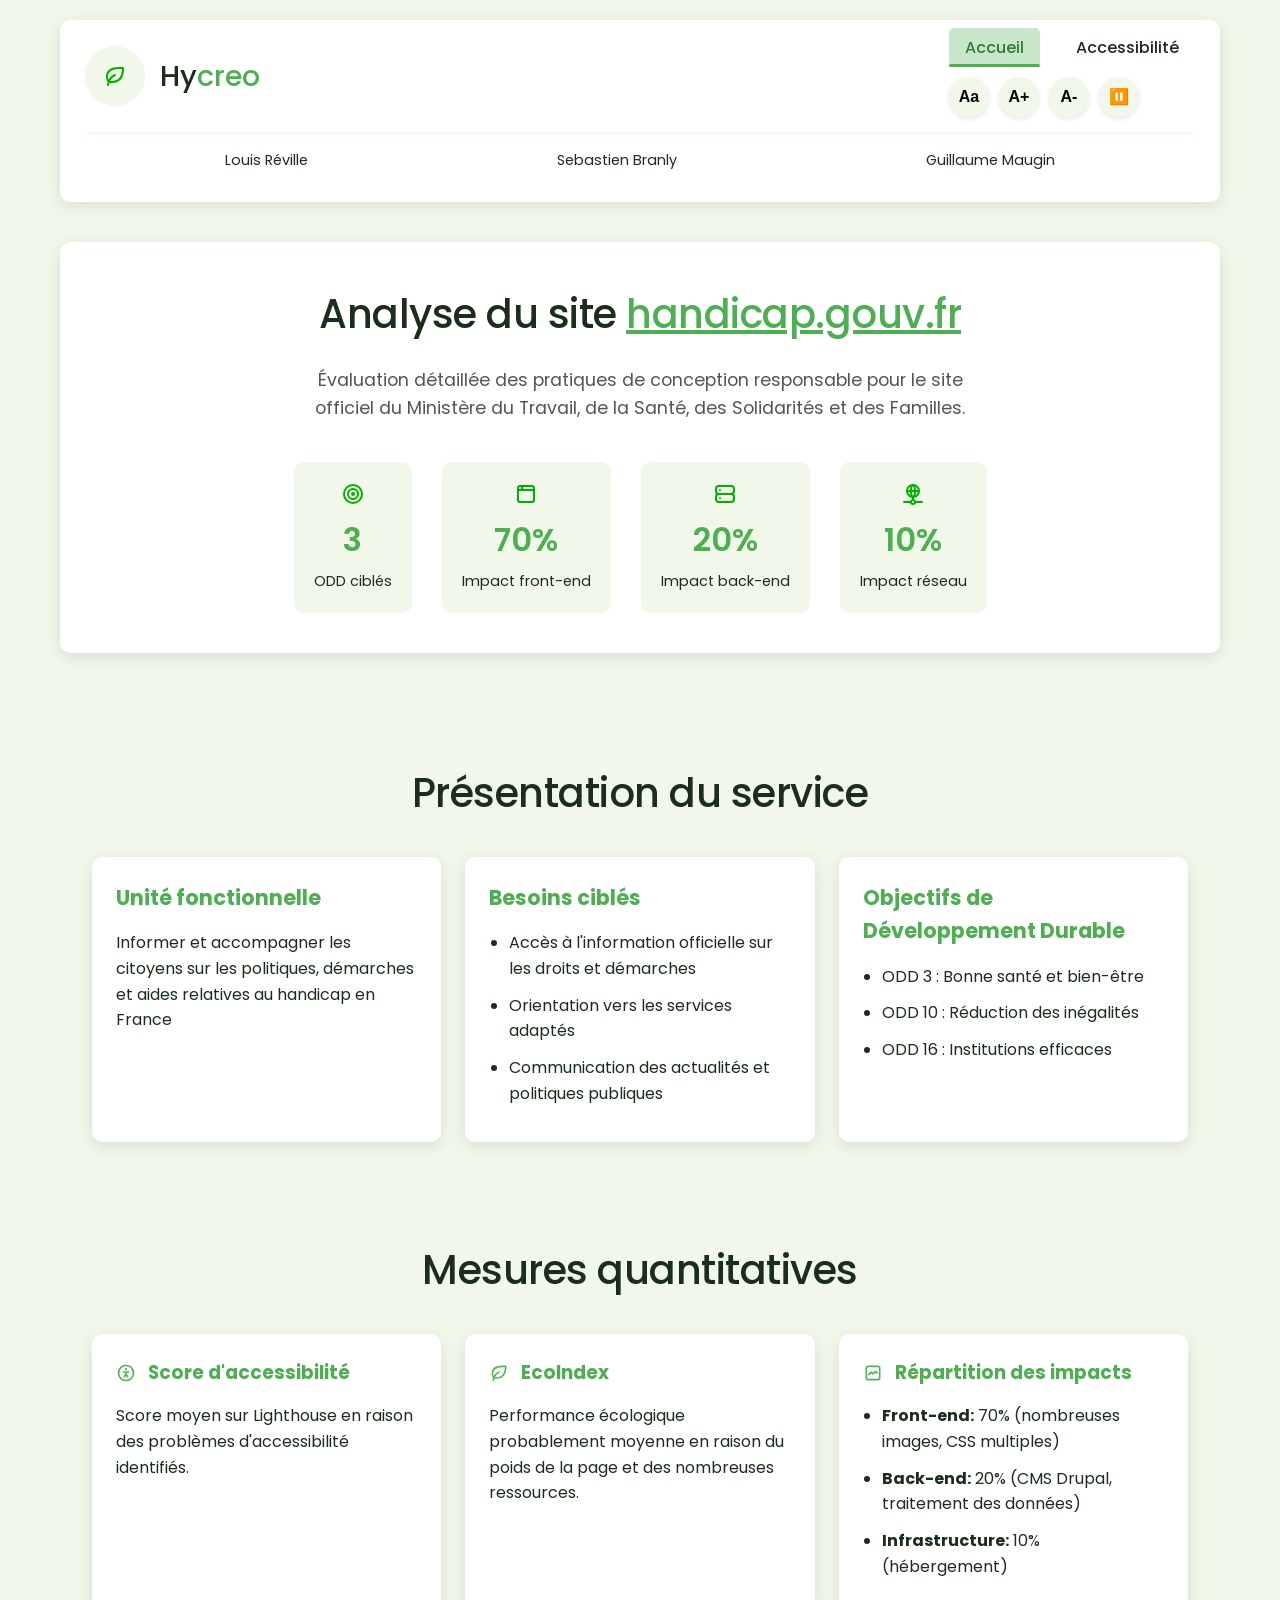
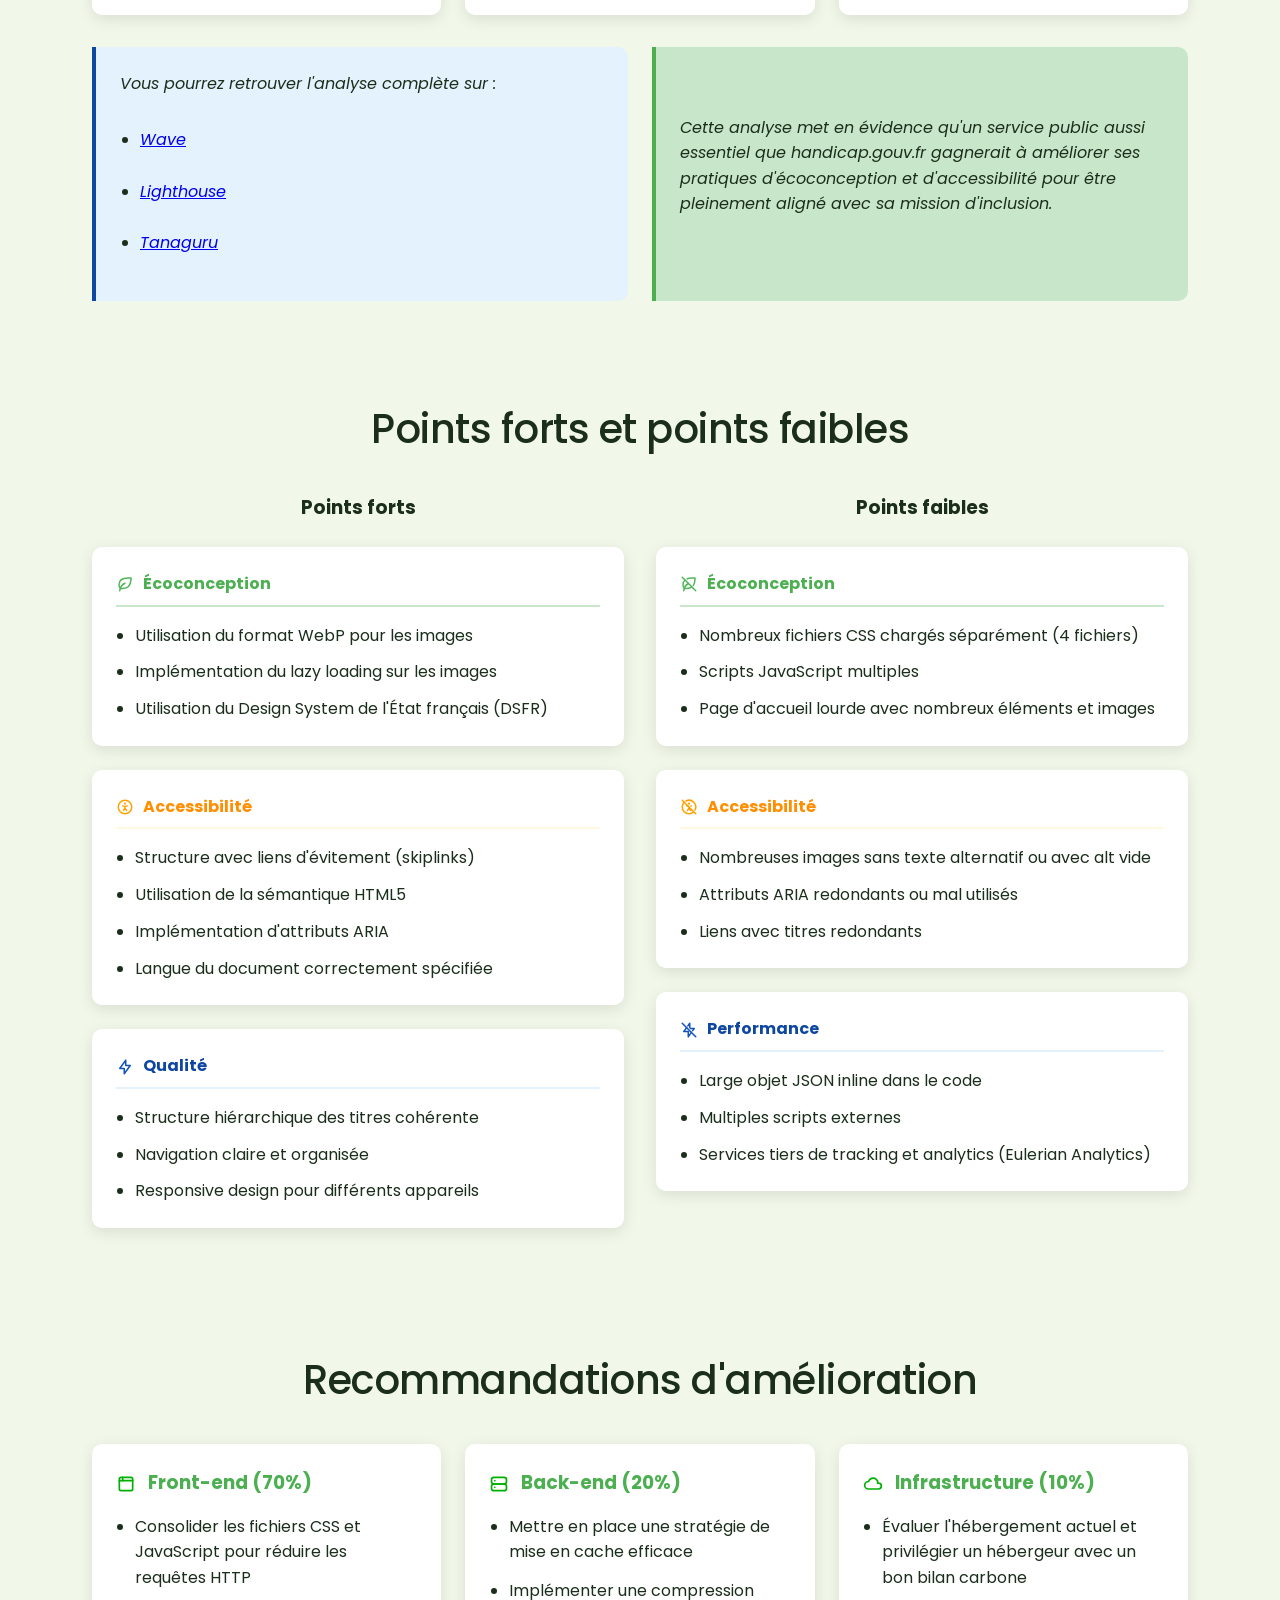
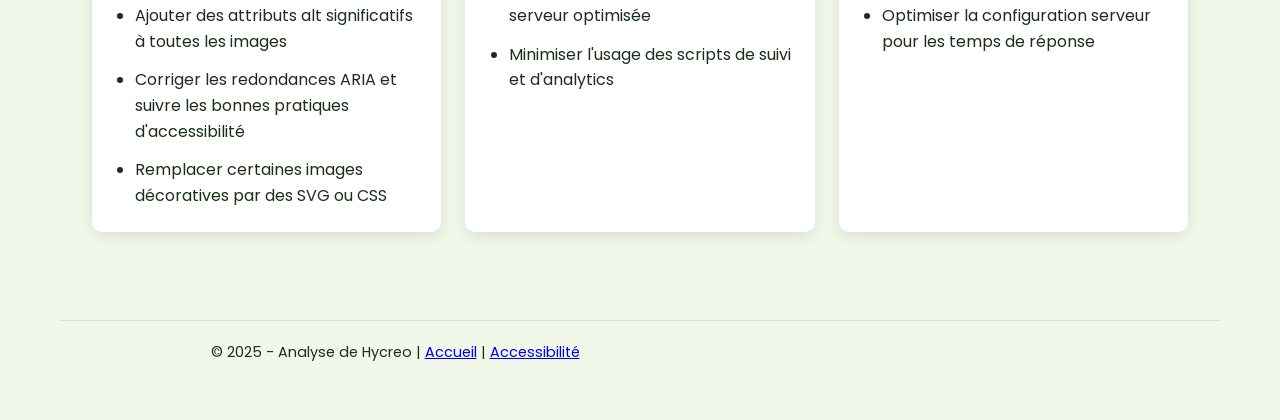
<file: index.html>
<!DOCTYPE html>
<html lang="fr">
  <head>
    <meta charset="UTF-8" />
    <meta name="viewport" content="width=device-width, initial-scale=1.0" />
    <meta name="language" content="fr" />
    <meta
      name="author"
      content="Louis Réville, Sebastien Branly, Guillaume Maugin"
    />
    <meta
      name="keywords"
      content="écoconception, accessibilité, handicap, analyse"
    />
    <meta name="robots" content="index, follow" />
    <title>Analyse handicap.gouv.fr - Conception Responsable</title>
    <link rel="stylesheet" href="css/style.css" />
    <link
      href="https://fonts.googleapis.com/css2?family=Poppins:wght@300;400;500;600&display=swap"
      rel="stylesheet"
    />
    <meta
      name="description"
      content="Analyse détaillée des pratiques de conception responsable pour le site handicap.gouv.fr"
    />
    <link rel="icon" href="images/leaf.svg" type="image/SVG" />
  </head>
  <body>
    <!-- Liens d'évitement -->
    <nav class="skip-links" aria-label="Liens d'évitement">
      <a href="#main-content" class="skip-link">Aller au contenu principal</a>
      <a href="#footer" class="skip-link">Aller au pied de page</a>
    </nav>

    <header role="banner">
      <div class="navbar">
        <div class="logo-title">
          <div class="logo">
            <img
              src="images/leaf.svg"
              alt="Logo représentant une feuille verte symbolisant l'éco-conception"
              id="logo-pourri"
            />
          </div>
          <h1>Hy<span class="highlight">creo</span></h1>
        </div>

        <div class="nav-accessibility-wrapper">
          <nav class="main-nav" aria-label="Navigation principale">
            <ul>
              <li><a href="/" aria-current="page">Accueil</a></li>
              <li><a href="accessibility.html">Accessibilité</a></li>
            </ul>
          </nav>

          <div
            class="accessibility-controls"
            aria-label="Outils d'accessibilité"
          >
            <button
              id="contrast-toggle"
              class="a11y-button"
              aria-label="Basculer en mode contraste élevé"
              title="Contraste élevé"
            >
              <span class="icon">Aa</span>
            </button>
            <button
              id="font-increase"
              class="a11y-button"
              aria-label="Augmenter la taille du texte"
              title="Augmenter le texte"
            >
              <span class="icon">A+</span>
            </button>
            <button
              id="font-decrease"
              class="a11y-button"
              aria-label="Diminuer la taille du texte"
              title="Diminuer le texte"
            >
              <span class="icon">A-</span>
            </button>
            <button
              id="animations-toggle"
              class="a11y-button"
              aria-label="Désactiver les animations"
              title="Désactiver les animations"
            >
              <span class="icon">⏸️</span>
            </button>
          </div>
        </div>

        <div class="team-members" aria-label="Équipe du projet">
          <p>Louis Réville</p>
          <p>Sebastien Branly</p>
          <p>Guillaume Maugin</p>
        </div>
      </div>
    </header>

    <main id="main-content" tabindex="-1">
      <section class="hero" aria-labelledby="main-title">
        <h2 id="main-title">
          Analyse du site
          <a class="highlight" href="https://handicap.gouv.fr" target="_blank"
            >handicap.gouv.fr</a
          >
        </h2>
        <p>
          Évaluation détaillée des pratiques de conception responsable pour le
          site officiel du Ministère du Travail, de la Santé, des Solidarités et
          des Familles.
        </p>
        <div class="eco-indicators" role="group" aria-label="Indicateurs clés">
          <div class="indicator">
            <img
              src="images/target.svg"
              alt=""
              class="indicator-icon"
              aria-hidden="true"
            />
            <span class="number">3</span>
            <span class="label" id="odd-indicator">ODD ciblés</span>
          </div>
          <div class="indicator">
            <img
              src="images/browser.svg"
              alt=""
              class="indicator-icon"
              aria-hidden="true"
            />
            <span class="number">70%</span>
            <span class="label" id="front-indicator">Impact front-end</span>
          </div>
          <div class="indicator">
            <img
              src="images/server.svg"
              alt=""
              class="indicator-icon"
              aria-hidden="true"
            />
            <span class="number">20%</span>
            <span class="label" id="back-indicator">Impact back-end</span>
          </div>
          <div class="indicator">
            <img
              src="images/network.svg"
              alt=""
              class="indicator-icon"
              aria-hidden="true"
            />
            <span class="number">10%</span>
            <span class="label" id="back-indicator">Impact réseau</span>
          </div>
        </div>
      </section>

      <section class="presentation" aria-labelledby="presentation-title">
        <h2 id="presentation-title">Présentation du service</h2>
        <div class="service-info">
          <div class="info-card">
            <h3 id="unite-title">Unité fonctionnelle</h3>
            <p>
              Informer et accompagner les citoyens sur les politiques, démarches
              et aides relatives au handicap en France
            </p>
          </div>
          <div class="info-card">
            <h3 id="besoins-title">Besoins ciblés</h3>
            <ul aria-labelledby="besoins-title">
              <li>
                Accès à l'information officielle sur les droits et démarches
              </li>
              <li>Orientation vers les services adaptés</li>
              <li>Communication des actualités et politiques publiques</li>
            </ul>
          </div>
          <div class="info-card">
            <h3 id="odd-title">Objectifs de Développement Durable</h3>
            <ul aria-labelledby="odd-title">
              <li>ODD 3 : Bonne santé et bien-être</li>
              <li>ODD 10 : Réduction des inégalités</li>
              <li>ODD 16 : Institutions efficaces</li>
            </ul>
          </div>
        </div>
      </section>

      <section class="metrics" aria-labelledby="metrics-title">
        <h2 id="metrics-title">Mesures quantitatives</h2>
        <div class="metrics-container">
          <div class="metric-card">
            <h3 id="access-score">
              <img
                src="images/accessible.svg"
                alt=""
                class="metric-icon"
                aria-hidden="true"
              />
              Score d'accessibilité
            </h3>
            <p>
              Score moyen sur Lighthouse en raison des problèmes d'accessibilité
              identifiés.
            </p>
          </div>
          <div class="metric-card">
            <h3 id="eco-score">
              <img
                src="images/leaf.svg"
                alt=""
                class="metric-icon"
                aria-hidden="true"
              />
              EcoIndex
            </h3>
            <p>
              Performance écologique probablement moyenne en raison du poids de
              la page et des nombreuses ressources.
            </p>
          </div>
          <div class="metric-card">
            <h3 id="impact-repartition">
              <img
                src="images/chart.svg"
                alt=""
                class="metric-icon"
                aria-hidden="true"
              />
              Répartition des impacts
            </h3>
            <ul>
              <li>
                <strong>Front-end:</strong> 70% (nombreuses images, CSS
                multiples)
              </li>
              <li>
                <strong>Back-end:</strong> 20% (CMS Drupal, traitement des
                données)
              </li>
              <li><strong>Infrastructure:</strong> 10% (hébergement)</li>
            </ul>
          </div>
        </div>
        <div class="conclusion-wrapper">
          <div class="pre conclusion">
            <p>Vous pourrez retrouver l'analyse complète sur :</p>
            <ul>
              <li>
                <a
                  href="https://wave.webaim.org/report#/https://handicap.gouv.fr/"
                  target="_blank"
                  rel="noopener noreferrer"
                  aria-label="Analyse Wave du site handicap.gouv.fr (nouvelle fenêtre)"
                  >Wave<span class="visually-hidden">
                    (s'ouvre dans une nouvelle fenêtre)</span
                  ></a
                >
              </li>
              <li>
                <a
                  href="https://lighthouse-metrics.com/lighthouse/checks/69e1fe50-e859-4061-9bb8-6bab44c58bea"
                  target="_blank"
                  rel="noopener noreferrer"
                  aria-label="Rapport Lighthouse du site handicap.gouv.fr (nouvelle fenêtre)"
                  >Lighthouse<span class="visually-hidden">
                    (s'ouvre dans une nouvelle fenêtre)</span
                  ></a
                >
              </li>
              <li>
                <a
                  href="https://my.tanaguru.com/#/audits/8428/pages/5570"
                  target="_blank"
                  rel="noopener noreferrer"
                  aria-label="Audit Tanaguru du site handicap.gouv.fr (nouvelle fenêtre)"
                  >Tanaguru<span class="visually-hidden">
                    (s'ouvre dans une nouvelle fenêtre)</span
                  ></a
                >
              </li>
            </ul>
          </div>
          <div class="conclusion">
            <p>
              Cette analyse met en évidence qu'un service public aussi essentiel
              que handicap.gouv.fr gagnerait à améliorer ses pratiques
              d'écoconception et d'accessibilité pour être pleinement aligné
              avec sa mission d'inclusion.
            </p>
          </div>
        </div>
      </section>
      <section class="analysis" aria-labelledby="analysis-title">
        <h2 id="analysis-title">Points forts et points faibles</h2>
        <div class="columns-container">
          <div class="column">
            <h3 id="points-forts">Points forts</h3>
            <div class="category">
              <h4 id="eco-forts" class="eco">
                <img
                  src="images/leaf.svg"
                  alt=""
                  class="category-icon eco-icon"
                  aria-hidden="true"
                />
                Écoconception
              </h4>
              <ul aria-labelledby="eco-forts">
                <li>Utilisation du format WebP pour les images</li>
                <li>Implémentation du lazy loading sur les images</li>
                <li>Utilisation du Design System de l'État français (DSFR)</li>
              </ul>
            </div>
            <div class="category">
              <h4 id="access-forts" class="access">
                <img
                  src="images/accessible.svg"
                  alt=""
                  class="category-icon access-icon"
                  aria-hidden="true"
                />
                Accessibilité
              </h4>
              <ul aria-labelledby="access-forts">
                <li>Structure avec liens d'évitement (skiplinks)</li>
                <li>Utilisation de la sémantique HTML5</li>
                <li>Implémentation d'attributs ARIA</li>
                <li>Langue du document correctement spécifiée</li>
              </ul>
            </div>
            <div class="category">
              <h4 id="qualite-forts" class="perf">
                <img
                  src="images/bolt.svg"
                  alt=""
                  class="category-icon perf-icon"
                  aria-hidden="true"
                />
                Qualité
              </h4>
              <ul aria-labelledby="qualite-forts">
                <li>Structure hiérarchique des titres cohérente</li>
                <li>Navigation claire et organisée</li>
                <li>Responsive design pour différents appareils</li>
              </ul>
            </div>
          </div>
          <div class="column">
            <h3 id="points-faibles">Points faibles</h3>
            <div class="category">
              <h4 id="eco-faibles" class="eco">
                <img
                  src="images/leaf-off.svg"
                  alt=""
                  class="category-icon eco-icon"
                  aria-hidden="true"
                />
                Écoconception
              </h4>
              <ul aria-labelledby="eco-faibles">
                <li>Nombreux fichiers CSS chargés séparément (4 fichiers)</li>
                <li>Scripts JavaScript multiples</li>
                <li>Page d'accueil lourde avec nombreux éléments et images</li>
              </ul>
            </div>
            <div class="category">
              <h4 id="access-faibles" class="access">
                <img
                  src="images/accessible-off.svg"
                  alt=""
                  class="category-icon access-icon"
                  aria-hidden="true"
                />
                Accessibilité
              </h4>
              <ul aria-labelledby="access-faibles">
                <li>
                  Nombreuses images sans texte alternatif ou avec alt vide
                </li>
                <li>Attributs ARIA redondants ou mal utilisés</li>
                <li>Liens avec titres redondants</li>
              </ul>
            </div>
            <div class="category">
              <h4 id="perf-faibles" class="perf">
                <img
                  src="images/bolt-off.svg"
                  alt=""
                  class="category-icon perf-icon"
                  aria-hidden="true"
                />
                Performance
              </h4>
              <ul aria-labelledby="perf-faibles">
                <li>Large objet JSON inline dans le code</li>
                <li>Multiples scripts externes</li>
                <li>
                  Services tiers de tracking et analytics (Eulerian Analytics)
                </li>
              </ul>
            </div>
          </div>
        </div>
      </section>

      <section class="recommendations" aria-labelledby="recomm-title">
        <h2 id="recomm-title">Recommandations d'amélioration</h2>
        <div class="recommendations-container">
          <div class="recommendation-card">
            <h3 id="front-title">
              <img
                src="images/browser.svg"
                alt=""
                class="recommendation-icon"
                aria-hidden="true"
              />
              Front-end (70%)
            </h3>
            <ul aria-labelledby="front-title">
              <li>
                Consolider les fichiers CSS et JavaScript pour réduire les
                requêtes HTTP
              </li>
              <li>
                Ajouter des attributs alt significatifs à toutes les images
              </li>
              <li>
                Corriger les redondances ARIA et suivre les bonnes pratiques
                d'accessibilité
              </li>
              <li>Remplacer certaines images décoratives par des SVG ou CSS</li>
            </ul>
          </div>
          <div class="recommendation-card">
            <h3 id="back-title">
              <img
                src="images/server.svg"
                alt=""
                class="recommendation-icon"
                aria-hidden="true"
              />
              Back-end (20%)
            </h3>
            <ul aria-labelledby="back-title">
              <li>Mettre en place une stratégie de mise en cache efficace</li>
              <li>Implémenter une compression serveur optimisée</li>
              <li>Minimiser l'usage des scripts de suivi et d'analytics</li>
            </ul>
          </div>
          <div class="recommendation-card">
            <h3 id="infra-title">
              <img
                src="images/cloud.svg"
                alt=""
                class="recommendation-icon"
                aria-hidden="true"
              />
              Infrastructure (10%)
            </h3>
            <ul aria-labelledby="infra-title">
              <li>
                Évaluer l'hébergement actuel et privilégier un hébergeur avec un
                bon bilan carbone
              </li>
              <li>
                Optimiser la configuration serveur pour les temps de réponse
              </li>
            </ul>
          </div>
        </div>
      </section>
    </main>

    <footer id="footer" role="contentinfo">
      <p>
        &copy; 2025 - Analyse de Hycreo |
        <a href="index.html" aria-current="page">Accueil</a> |
        <a href="accessibility.html">Accessibilité</a>
      </p>
    </footer>

    <script src="js/script.js"></script>
  </body>
</html>
</file>
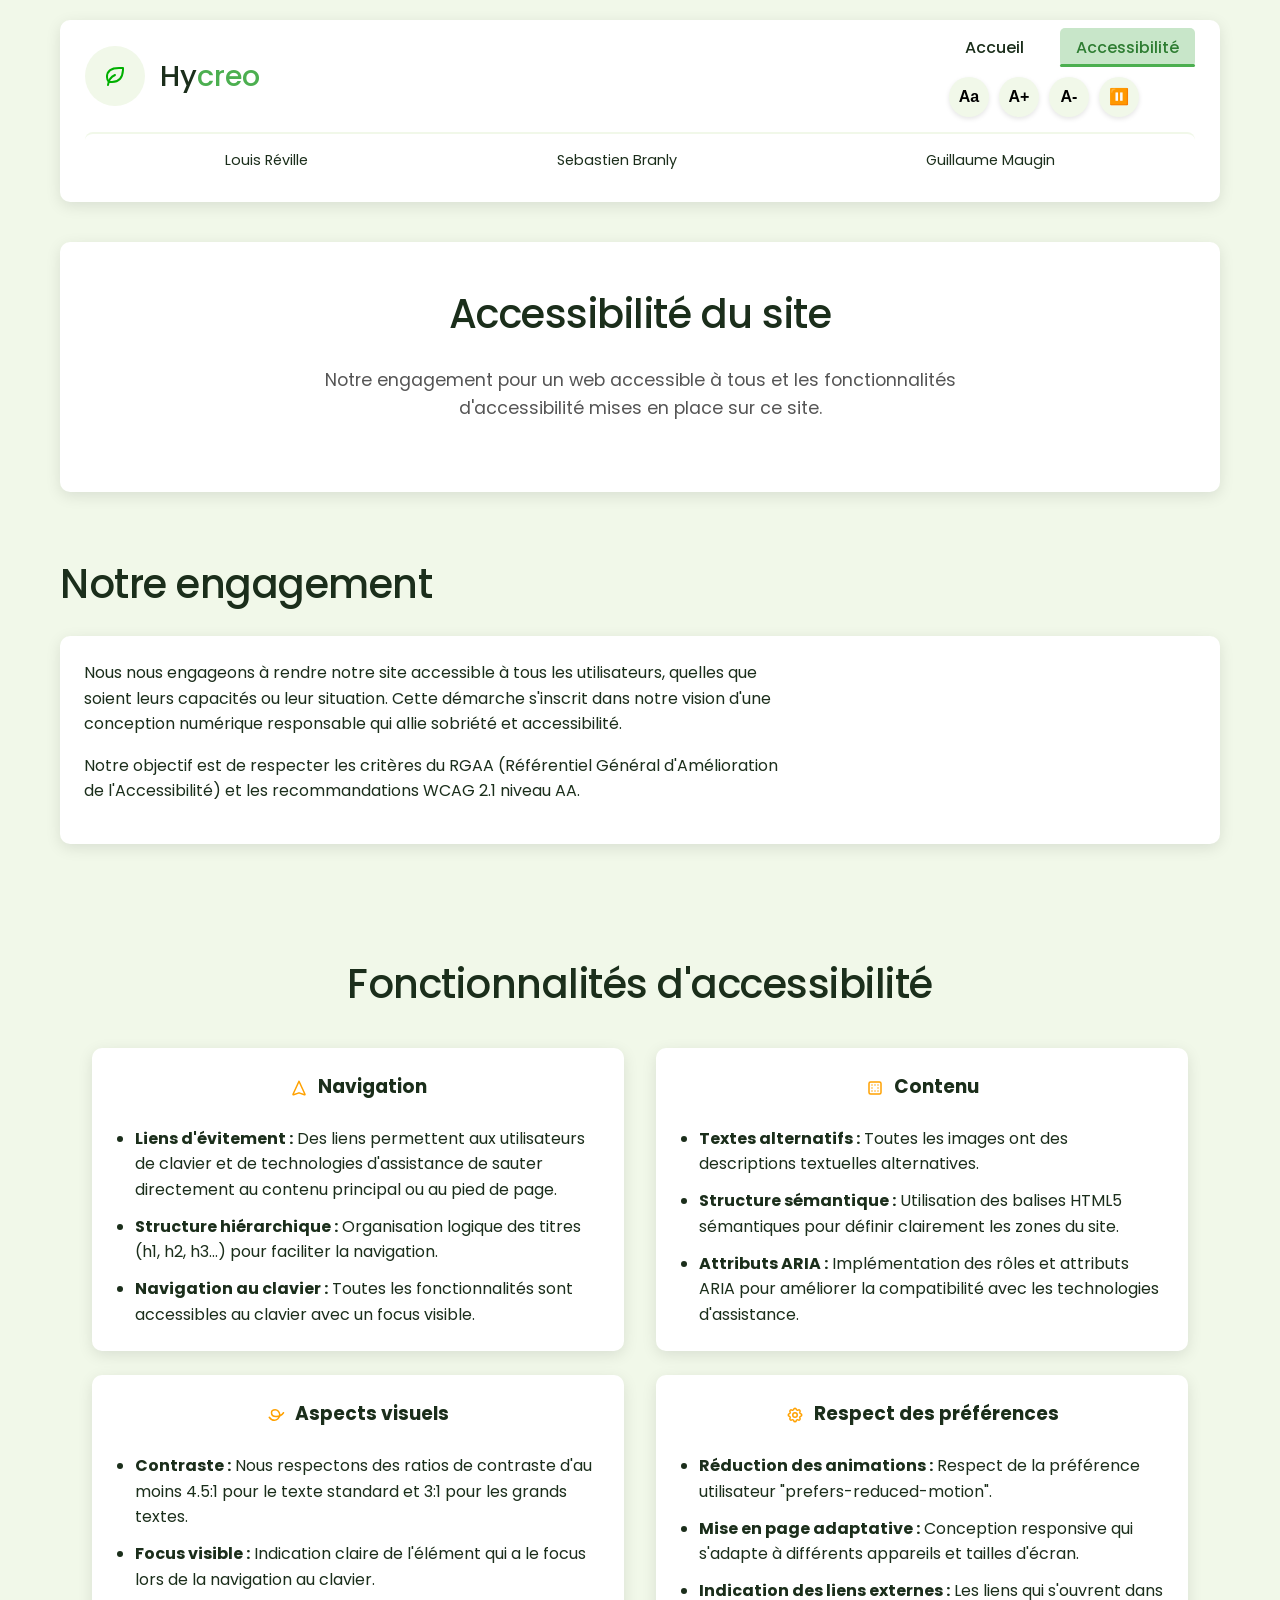
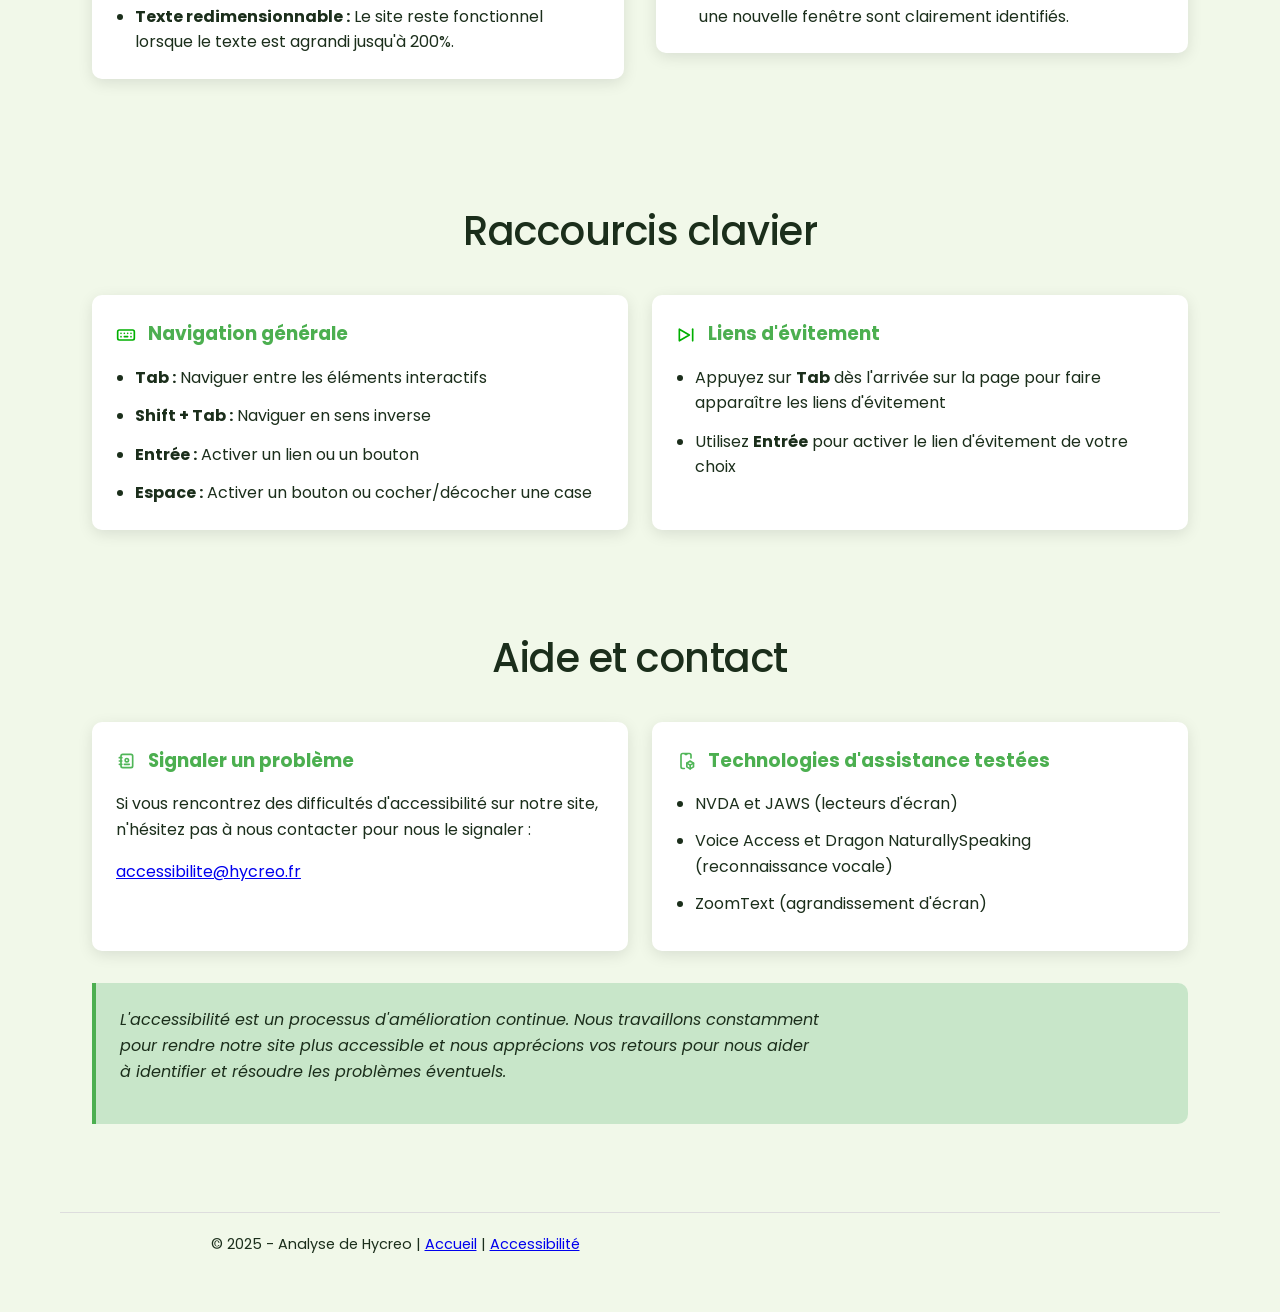
<file: accessibility.html>
<!DOCTYPE html>
<html lang="fr">
  <head>
    <meta charset="UTF-8" />
    <meta name="viewport" content="width=device-width, initial-scale=1.0" />
    <title>Accessibilité - Conception Responsable</title>
    <link rel="stylesheet" href="css/style.css" />
    <link
      href="https://fonts.googleapis.com/css2?family=Poppins:wght@300;400;500;600&display=swap"
      rel="stylesheet"
    />
    <meta
      name="description"
      content="Informations sur les fonctionnalités d'accessibilité du site de Conception Responsable"
    />
  </head>
  <body>
    <!-- Liens d'évitement -->
    <nav class="skip-links" aria-label="Liens d'évitement">
      <a href="#main-content" class="skip-link">Aller au contenu principal</a>
      <a href="#footer" class="skip-link">Aller au pied de page</a>
    </nav>

    <header role="banner">
      <div class="navbar">
        <div class="logo-title">
          <div class="logo">
            <img
              src="images/leaf.svg"
              alt="Logo représentant une feuille verte symbolisant l'éco-conception"
              id="logo-pourri"
            />
          </div>
          <h1>Hy<span class="highlight">creo</span></h1>
        </div>

        <div class="nav-accessibility-wrapper">
          <nav class="main-nav" aria-label="Navigation principale">
            <ul>
              <li><a href="index.html">Accueil</a></li>
              <li>
                <a href="accessibility.html" aria-current="page"
                  >Accessibilité</a
                >
              </li>
            </ul>
          </nav>

          <div
            class="accessibility-controls"
            aria-label="Outils d'accessibilité"
          >
            <button
              id="contrast-toggle"
              class="a11y-button"
              aria-label="Basculer en mode contraste élevé"
              title="Contraste élevé"
            >
              <span class="icon">Aa</span>
            </button>
            <button
              id="font-increase"
              class="a11y-button"
              aria-label="Augmenter la taille du texte"
              title="Augmenter le texte"
            >
              <span class="icon">A+</span>
            </button>
            <button
              id="font-decrease"
              class="a11y-button"
              aria-label="Diminuer la taille du texte"
              title="Diminuer le texte"
            >
              <span class="icon">A-</span>
            </button>
            <button
              id="animations-toggle"
              class="a11y-button"
              aria-label="Désactiver les animations"
              title="Désactiver les animations"
            >
              <span class="icon">⏸️</span>
            </button>
          </div>
        </div>

        <div class="team-members" aria-label="Équipe du projet">
          <p>Louis Réville</p>
          <p>Sebastien Branly</p>
          <p>Guillaume Maugin</p>
        </div>
      </div>
    </header>

    <main id="main-content" tabindex="-1">
      <section class="hero" aria-labelledby="main-title">
        <h2 id="main-title">Accessibilité du site</h2>
        <p>
          Notre engagement pour un web accessible à tous et les fonctionnalités
          d'accessibilité mises en place sur ce site.
        </p>
      </section>

      <section class="accessibility-info" aria-labelledby="engagement-title">
        <h2 id="engagement-title">Notre engagement</h2>
        <div class="info-card">
          <p>
            Nous nous engageons à rendre notre site accessible à tous les
            utilisateurs, quelles que soient leurs capacités ou leur situation.
            Cette démarche s'inscrit dans notre vision d'une conception
            numérique responsable qui allie sobriété et accessibilité.
          </p>
          <p>
            Notre objectif est de respecter les critères du RGAA (Référentiel
            Général d'Amélioration de l'Accessibilité) et les recommandations
            WCAG 2.1 niveau AA.
          </p>
        </div>
      </section>

      <section class="analysis" aria-labelledby="features-title">
        <h2 id="features-title">Fonctionnalités d'accessibilité</h2>
        <div class="columns-container">
          <div class="column">
            <div class="category">
              <h3 id="navigation-title">
                <img
                  src="images/navigation.svg"
                  alt=""
                  class="category-icon access-icon"
                  aria-hidden="true"
                />
                Navigation
              </h3>
              <ul aria-labelledby="navigation-title">
                <li>
                  <strong>Liens d'évitement :</strong> Des liens permettent aux
                  utilisateurs de clavier et de technologies d'assistance de
                  sauter directement au contenu principal ou au pied de page.
                </li>
                <li>
                  <strong>Structure hiérarchique :</strong> Organisation logique
                  des titres (h1, h2, h3...) pour faciliter la navigation.
                </li>
                <li>
                  <strong>Navigation au clavier :</strong> Toutes les
                  fonctionnalités sont accessibles au clavier avec un focus
                  visible.
                </li>
              </ul>
            </div>
            <div class="category">
              <h3 id="visual-title">
                <img
                  src="images/visual.svg"
                  alt=""
                  class="category-icon access-icon"
                  aria-hidden="true"
                />
                Aspects visuels
              </h3>
              <ul aria-labelledby="visual-title">
                <li>
                  <strong>Contraste :</strong> Nous respectons des ratios de
                  contraste d'au moins 4.5:1 pour le texte standard et 3:1 pour
                  les grands textes.
                </li>
                <li>
                  <strong>Focus visible :</strong> Indication claire de
                  l'élément qui a le focus lors de la navigation au clavier.
                </li>
                <li>
                  <strong>Texte redimensionnable :</strong> Le site reste
                  fonctionnel lorsque le texte est agrandi jusqu'à 200%.
                </li>
              </ul>
            </div>
          </div>
          <div class="column">
            <div class="category">
              <h3 id="content-title">
                <img
                  src="images/content.svg"
                  alt=""
                  class="category-icon access-icon"
                  aria-hidden="true"
                />
                Contenu
              </h3>
              <ul aria-labelledby="content-title">
                <li>
                  <strong>Textes alternatifs :</strong> Toutes les images ont
                  des descriptions textuelles alternatives.
                </li>
                <li>
                  <strong>Structure sémantique :</strong> Utilisation des
                  balises HTML5 sémantiques pour définir clairement les zones du
                  site.
                </li>
                <li>
                  <strong>Attributs ARIA :</strong> Implémentation des rôles et
                  attributs ARIA pour améliorer la compatibilité avec les
                  technologies d'assistance.
                </li>
              </ul>
            </div>
            <div class="category">
              <h3 id="preferences-title">
                <img
                  src="images/settings.svg"
                  alt=""
                  class="category-icon access-icon"
                  aria-hidden="true"
                />
                Respect des préférences
              </h3>
              <ul aria-labelledby="preferences-title">
                <li>
                  <strong>Réduction des animations :</strong> Respect de la
                  préférence utilisateur "prefers-reduced-motion".
                </li>
                <li>
                  <strong>Mise en page adaptative :</strong> Conception
                  responsive qui s'adapte à différents appareils et tailles
                  d'écran.
                </li>
                <li>
                  <strong>Indication des liens externes :</strong> Les liens qui
                  s'ouvrent dans une nouvelle fenêtre sont clairement
                  identifiés.
                </li>
              </ul>
            </div>
          </div>
        </div>
      </section>

      <section class="recommendations" aria-labelledby="shortcuts-title">
        <h2 id="shortcuts-title">Raccourcis clavier</h2>
        <div class="recommendations-container">
          <div class="recommendation-card">
            <h3>
              <img
                src="images/keyboard.svg"
                alt=""
                class="recommendation-icon"
                aria-hidden="true"
              />
              Navigation générale
            </h3>
            <ul>
              <li>
                <strong>Tab :</strong> Naviguer entre les éléments interactifs
              </li>
              <li><strong>Shift + Tab :</strong> Naviguer en sens inverse</li>
              <li><strong>Entrée :</strong> Activer un lien ou un bouton</li>
              <li>
                <strong>Espace :</strong> Activer un bouton ou cocher/décocher
                une case
              </li>
            </ul>
          </div>
          <div class="recommendation-card">
            <h3>
              <img
                src="images/skip.svg"
                alt=""
                class="recommendation-icon"
                aria-hidden="true"
              />
              Liens d'évitement
            </h3>
            <ul>
              <li>
                Appuyez sur <strong>Tab</strong> dès l'arrivée sur la page pour
                faire apparaître les liens d'évitement
              </li>
              <li>
                Utilisez <strong>Entrée</strong> pour activer le lien
                d'évitement de votre choix
              </li>
            </ul>
          </div>
        </div>
      </section>

      <section class="metrics" aria-labelledby="help-title">
        <h2 id="help-title">Aide et contact</h2>
        <div class="metrics-container">
          <div class="metric-card">
            <h3>
              <img
                src="images/contact.svg"
                alt=""
                class="metric-icon"
                aria-hidden="true"
              />
              Signaler un problème
            </h3>
            <p>
              Si vous rencontrez des difficultés d'accessibilité sur notre site,
              n'hésitez pas à nous contacter pour nous le signaler :
            </p>
            <p>
              <a href="mailto:accessibilite@hycreo.fr"
                >accessibilite@hycreo.fr</a
              >
            </p>
          </div>
          <div class="metric-card">
            <h3>
              <img
                src="images/tech.svg"
                alt=""
                class="metric-icon"
                aria-hidden="true"
              />
              Technologies d'assistance testées
            </h3>
            <ul>
              <li>NVDA et JAWS (lecteurs d'écran)</li>
              <li>
                Voice Access et Dragon NaturallySpeaking (reconnaissance vocale)
              </li>
              <li>ZoomText (agrandissement d'écran)</li>
            </ul>
          </div>
        </div>
        <div class="conclusion-wrapper">
          <div class="conclusion">
            <p>
              L'accessibilité est un processus d'amélioration continue. Nous
              travaillons constamment pour rendre notre site plus accessible et
              nous apprécions vos retours pour nous aider à identifier et
              résoudre les problèmes éventuels.
            </p>
          </div>
        </div>
      </section>
    </main>

    <footer id="footer" role="contentinfo">
      <p>
        &copy; 2025 - Analyse de Hycreo |
        <a href="index.html">Accueil</a> |
        <a href="accessibility.html" aria-current="page">Accessibilité</a>
      </p>
    </footer>

    <script src="js/script.js"></script>
  </body>
</html>
</file>
<file: css/style.css>
/* Base styles */
* {
  margin: 0;
  padding: 0;
  box-sizing: border-box;
}

:root {
  /* Couleurs thématiques */
  --eco-color: #4caf50;
  --eco-light: #c8e6c9;
  --eco-dark: #2e7d32;

  --access-color: #ff8f00; /* Couleur plus contrastée */
  --access-light: #fff8e1;
  --access-dark: #ff6f00; /* Couleur plus contrastée */

  --info-color: #0d47a1; /* Couleur plus contrastée */
  --info-light: #e3f2fd;
  --info-dark: #002171; /* Couleur plus contrastée */

  /* Couleurs de base */
  --primary-color: var(--eco-color);
  --secondary-color: var(--eco-light);
  --accent-color: var(--eco-dark);
  --light-color: #f1f8e9;
  --dark-color: #1b2e1b; /* Assombri pour meilleur contraste */
  --shadow: 0 4px 15px rgba(0, 0, 0, 0.1);
  --transition: all 0.3s ease;
  --focus-outline: 3px solid #1976d2;
  --focus-visible-outline: 3px dashed #1976d2;
}

body {
  font-family: "Poppins", sans-serif;
  line-height: 1.6;
  color: var(--dark-color);
  background-color: var(--light-color);
  max-width: 1200px;
  margin: 0 auto;
  padding: 20px;
}

/* Styles d'accessibilité */
.visually-hidden {
  position: absolute;
  width: 1px;
  height: 1px;
  padding: 0;
  margin: -1px;
  overflow: hidden;
  clip: rect(0, 0, 0, 0);
  white-space: nowrap;
  border: 0;
}

/* Amélioration des liens d'évitement */
.skip-links {
  position: absolute;
  top: -100px;
  left: 0;
  width: 100%;
  z-index: 1001;
  transition: none;
}

.skip-link {
  position: absolute;
  top: -100px;
  left: 0;
  background: var(--dark-color);
  color: white;
  padding: 10px 20px;
  z-index: 1001;
  text-decoration: none;
  transition: top 0.3s;
}

.skip-link:focus {
  top: 0;
  outline: var(--focus-outline);
}

/* Amélioration du focus pour tous les éléments interactifs */
a:focus-visible,
button:focus-visible,
input:focus-visible,
textarea:focus-visible,
select:focus-visible,
[tabindex]:focus-visible {
  outline: var(--focus-visible-outline);
  outline-offset: 3px;
  text-decoration: none;
}

/* Amélioration du contraste pour les textes */
.highlight {
  color: var(--eco-dark); /* Couleur plus contrastée */
}

/* Amélioration de l'espacement pour la lisibilité */
p,
li {
  margin-bottom: 1rem;
  max-width: 70ch; /* Optimise la longueur des lignes pour la lisibilité */
}

/* Header & Navigation */
header {
  margin-bottom: 40px;
}

.navbar {
  display: flex;
  flex-wrap: wrap;
  justify-content: space-between;
  align-items: center;
  background-color: white;
  padding: 15px 25px;
  border-radius: 10px;
  box-shadow: var(--shadow);
}

.logo-title {
  display: flex;
  align-items: center;
  gap: 15px;
}

.logo {
  width: 60px;
  height: 60px;
  overflow: hidden;
  border-radius: 50%;
  background-color: var(--light-color);
  display: flex;
  justify-content: center;
  align-items: center;
  transition: var(--transition);
  flex-shrink: 0; /* Empêche le logo de se rétrécir */
}

.logo:hover {
  transform: rotate(5deg) scale(1.05);
}

#logo-pourri {
  max-width: 70%;
  height: auto;
  filter: invert(48%) sepia(79%) saturate(2476%) hue-rotate(86deg)
    brightness(90%) contrast(119%);
}

h1 {
  color: var(--dark-color);
  font-weight: 500;
  font-size: 1.8rem;
}

.highlight {
  color: var(--primary-color);
}

.team-members {
  background-color: white;
  padding: 10px 15px;
  border-radius: 8px;
  margin-top: 15px;
  width: 100%;
  text-align: center;
  display: flex;
  justify-content: space-around;
  flex-wrap: wrap;
  border-top: 2px solid var(--light-color);
}

.team-members p {
  margin: 5px 10px;
  font-weight: 400;
  color: var(--dark-color);
  font-size: 0.9rem;
}

/* Main content */
main {
  margin: 40px 0;
}

.hero {
  background-color: white;
  padding: 40px;
  border-radius: 10px;
  text-align: center;
  box-shadow: var(--shadow);
}

h2 {
  font-size: 2.5rem;
  font-weight: 500;
  margin-bottom: 20px;
  letter-spacing: -0.5px;
}

.hero h2 {
  animation: slideInLeft 1s ease-out forwards;
}

.hero p {
  font-size: 1.1rem;
  max-width: 700px;
  margin: 0 auto 30px;
  color: #555;
  animation: fadeIn 1.2s ease-out 0.3s forwards;
  opacity: 0;
  animation-fill-mode: forwards;
}

.eco-indicators {
  display: flex;
  justify-content: center;
  gap: 30px;
  margin-top: 40px;
  flex-wrap: wrap;
}

.indicator {
  display: flex;
  flex-direction: column;
  align-items: center;
  background-color: var(--light-color);
  padding: 20px;
  border-radius: 10px;
  transition: var(--transition);
}

.indicator:hover {
  transform: translateY(-5px);
  box-shadow: var(--shadow);
}

.label {
  font-size: 0.9rem;
  color: var(--dark-color);
}

.number {
  font-size: 2rem;
  font-weight: 600;
  color: var(--primary-color);
  display: block;
  margin-bottom: 5px;
  animation: pulse 2s infinite ease-in-out;
}

/* Footer */
footer {
  text-align: center;
  padding: 20px;
  margin-top: 40px;
  color: var(--dark-color);
  font-size: 0.9rem;
  border-top: 1px solid #ddd;
}

/* Styles pour les nouvelles sections */
.presentation,
.analysis,
.recommendations,
.metrics {
  padding: 3rem 2rem;
  max-width: 1200px;
  margin: 0 auto;
}

.presentation h2,
.analysis h2,
.recommendations h2,
.metrics h2 {
  color: var(--dark-color);
  font-size: 2.5rem;
  margin-bottom: 2rem;
  text-align: center;
}

/* Style pour les cartes d'information */
.service-info {
  display: flex;
  flex-wrap: wrap;
  justify-content: space-between;
  gap: 1.5rem;
}

.info-card {
  flex: 1;
  min-width: 300px;
  background: white;
  border-radius: 10px;
  padding: 1.5rem;
  box-shadow: var(--shadow);
  transition: var(--transition);
}

.info-card:hover {
  transform: translateY(-5px);
}

.info-card h3 {
  color: var(--primary-color);
  margin-bottom: 1rem;
  font-size: 1.3rem;
}

.info-card ul {
  padding-left: 1.2rem;
  margin-top: 0.5rem;
}

.info-card li {
  margin-bottom: 0.7rem;
}

/* Style pour l'analyse en colonnes */
.columns-container {
  display: flex;
  flex-wrap: wrap;
  gap: 2rem;
}

.column {
  flex: 1;
  min-width: 300px;
}

.column h3 {
  color: var(--dark-color);
  margin-bottom: 1.5rem;
  text-align: center;
}

.column:nth-child(odd) .category {
  animation: slideInLeft 0.8s ease-out forwards;
  animation-fill-mode: both;
}

.column:nth-child(even) .category {
  animation: slideInRight 0.8s ease-out forwards;
  animation-fill-mode: both;
}

.column .category:nth-child(2) {
  animation-delay: 0.2s;
}

.column .category:nth-child(3) {
  animation-delay: 0.4s;
}

.category {
  background: white;
  border-radius: 10px;
  padding: 1.5rem;
  margin-bottom: 1.5rem;
  box-shadow: var(--shadow);
  transition: var(--transition);
}

.category:hover {
  transform: translateY(-3px);
  box-shadow: 0 6px 18px rgba(0, 0, 0, 0.15);
}

.category h4 {
  color: var(--primary-color);
  border-bottom: 2px solid var(--secondary-color);
  padding-bottom: 0.5rem;
  margin-bottom: 1rem;
}

.category ul {
  padding-left: 1.2rem;
  margin: 0.5rem 0 0;
}

.category li {
  margin-bottom: 0.7rem;
}

.category li:last-child {
  margin-bottom: 0;
}

/* Style pour les recommandations */
.recommendations-container {
  display: flex;
  flex-wrap: wrap;
  gap: 1.5rem;
}

.recommendation-card {
  flex: 1;
  min-width: 300px;
  background: white;
  border-radius: 10px;
  padding: 1.5rem;
  box-shadow: var(--shadow);
  transition: var(--transition);
}

.recommendation-card:hover {
  transform: translateY(-5px) scale(1.02);
  box-shadow: 0 8px 20px rgba(0, 0, 0, 0.15);
}

.recommendation-card:nth-child(1) {
  animation: fadeIn 0.6s ease-out forwards;
}

.recommendation-card:nth-child(2) {
  animation: fadeIn 0.6s ease-out 0.2s forwards;
  opacity: 0;
  animation-fill-mode: forwards;
}

.recommendation-card:nth-child(3) {
  animation: fadeIn 0.6s ease-out 0.4s forwards;
  opacity: 0;
  animation-fill-mode: forwards;
}

.recommendation-card h3 {
  color: var(--primary-color);
  margin-bottom: 1rem;
}

.recommendation-card ul {
  padding-left: 1.2rem;
  margin-top: 0.7rem;
}

.recommendation-card li {
  margin-bottom: 0.8rem;
}

.recommendation-card li:last-child {
  margin-bottom: 0;
}

/* Style pour les métriques */
.metrics-container {
  display: flex;
  flex-wrap: wrap;
  gap: 1.5rem;
  margin-bottom: 2rem;
}

.metric-card {
  flex: 1;
  min-width: 300px;
  background: white;
  border-radius: 10px;
  padding: 1.5rem;
  box-shadow: var(--shadow);
  transition: var(--transition);
}

.metric-card:hover {
  transform: translateY(-3px);
  box-shadow: 0 6px 18px rgba(0, 0, 0, 0.15);
}

.metric-card:nth-child(1) {
  animation: slideInLeft 0.8s ease-out forwards;
}

.metric-card:nth-child(2) {
  animation: fadeIn 0.8s ease-out 0.3s forwards;
  opacity: 0;
  animation-fill-mode: forwards;
}

.metric-card:nth-child(3) {
  animation: slideInRight 0.8s ease-out 0.6s forwards;
  opacity: 0;
  animation-fill-mode: forwards;
}

.metric-card h3 {
  color: var(--primary-color);
  margin-bottom: 1rem;
}

.metric-card ul {
  padding-left: 1.2rem;
  margin-top: 0.5rem;
}

.metric-card li {
  margin-bottom: 0.7rem;
}

.conclusion {
  background-color: var(--secondary-color);
  border-left: 4px solid var(--primary-color);
  padding: 1.5rem;
  border-radius: 0 10px 10px 0;
  font-style: italic;
  animation: fadeIn 1s ease-out 0.8s forwards;
  opacity: 0;
  animation-fill-mode: forwards;
  /* text-align: center; */
  display: flex;
  flex-direction: column;
  justify-content: center;
  min-height: 100%;
}

.conclusion-wrapper {
  display: flex;
  gap: 24px;
  margin-top: 2rem;
}

.conclusion-wrapper > div {
  flex: 1;
}

.pre.conclusion {
  background-color: var(--info-light);
  border-left: 4px solid var(--info-color);
  padding: 1.5rem;
  border-radius: 0 10px 10px 0;
}

/* Styles pour la section pre conclusion */
.pre.conclusion ul {
  padding-left: 20px;
  margin-top: 10px;
}

.pre.conclusion li {
  padding: 5px 0;
}

/* Responsive design */
@media (max-width: 768px) {
  .navbar {
    flex-direction: column;
    text-align: center;
  }

  h1 {
    margin: 15px 0;
  }

  .eco-indicators {
    flex-direction: column;
    gap: 15px;
    align-items: center;
  }

  .indicator {
    width: 80%;
  }

  .service-info,
  .columns-container,
  .recommendations-container,
  .metrics-container {
    flex-direction: column;
  }

  .info-card,
  .column,
  .recommendation-card,
  .metric-card {
    min-width: 100%;
  }

  .conclusion-wrapper {
    flex-direction: column;
    gap: 16px;
  }
}

/* Styles spécifiques pour les catégories */
.category h4.eco {
  color: var(--eco-color);
  border-bottom-color: var(--eco-light);
}

.category h4.access {
  color: var(--access-color);
  border-bottom-color: var(--access-light);
}

.category h4.perf {
  color: var(--info-color);
  border-bottom-color: var(--info-light);
}

.category h4.eco,
.category h4.access,
.category h4.perf {
  position: relative;
  overflow: hidden;
}

.category h4.eco:after,
.category h4.access:after,
.category h4.perf:after {
  content: "";
  position: absolute;
  bottom: 0;
  left: -100%;
  width: 100%;
  height: 2px;
  transition: all 0.7s ease;
}

.category:hover h4.eco:after {
  left: 0;
  background-color: var(--eco-color);
}

.category:hover h4.access:after {
  left: 0;
  background-color: var(--access-color);
}

.category:hover h4.perf:after {
  left: 0;
  background-color: var(--info-color);
}

/* Animations globales */
@keyframes fadeIn {
  from {
    opacity: 0;
    transform: translateY(20px);
  }
  to {
    opacity: 1;
    transform: translateY(0);
  }
}

@keyframes pulse {
  0% {
    transform: scale(1);
  }
  50% {
    transform: scale(1.05);
  }
  100% {
    transform: scale(1);
  }
}

@keyframes slideInLeft {
  from {
    opacity: 0;
    transform: translateX(-30px);
  }
  to {
    opacity: 1;
    transform: translateX(0);
  }
}

@keyframes slideInRight {
  from {
    opacity: 0;
    transform: translateX(30px);
  }
  to {
    opacity: 1;
    transform: translateX(0);
  }
}

section {
  margin-bottom: 60px;
}

/* Navigation principale et contrôles d'accessibilité */
.nav-container {
  display: flex;
  justify-content: space-between;
  align-items: center;
  background-color: white;
  padding: 10px 20px;
  border-radius: 10px;
  margin-top: 20px;
  box-shadow: var(--shadow);
}

.main-nav ul {
  display: flex;
  list-style: none;
  gap: 20px;
}

.main-nav a {
  text-decoration: none;
  color: var(--dark-color);
  font-weight: 500;
  padding: 8px 16px;
  border-radius: 5px;
  transition: var(--transition);
  position: relative;
}

.main-nav a:hover {
  background-color: var(--secondary-color);
}

.main-nav a[aria-current="page"] {
  background-color: var(--secondary-color);
  color: var(--accent-color);
}

.main-nav a[aria-current="page"]::after {
  content: "";
  position: absolute;
  bottom: 0;
  left: 0;
  width: 100%;
  height: 3px;
  background-color: var(--primary-color);
  border-radius: 2px;
}

/* Boutons d'accessibilité */
.accessibility-controls {
  display: flex;
  gap: 10px;
}

.a11y-button {
  background-color: var(--light-color);
  border: none;
  border-radius: 50%;
  width: 40px;
  height: 40px;
  display: flex;
  justify-content: center;
  align-items: center;
  cursor: pointer;
  transition: var(--transition);
  box-shadow: 0 2px 5px rgba(0, 0, 0, 0.1);
}

.a11y-button:hover {
  background-color: var(--secondary-color);
  transform: translateY(-2px);
}

.a11y-button:active {
  transform: translateY(0);
}

.a11y-button .icon {
  font-size: 16px;
  font-weight: 600;
}

.a11y-button:focus-visible {
  outline: var(--focus-visible-outline);
  outline-offset: 2px;
}

/* État actif pour les boutons d'accessibilité */
.a11y-button.active {
  background-color: var(--primary-color);
  color: white;
}

/* Adaptations responsives pour la navigation */
@media (max-width: 768px) {
  .nav-container {
    flex-direction: column;
    gap: 15px;
    padding: 15px;
  }

  .main-nav ul {
    flex-wrap: wrap;
    justify-content: center;
  }

  .accessibility-controls {
    justify-content: center;
    margin-top: 15px;
  }
}

/* Styles pour l'accessibilité - Contraste élevé */
.high-contrast {
  --eco-color: #00b300;
  --eco-light: #d4f7cc;
  --eco-dark: #006800;

  --access-color: #ff6d00;
  --access-light: #fff2e5;
  --access-dark: #cc4400;

  --info-color: #0044cc;
  --info-light: #e5f0ff;
  --info-dark: #002b80;

  --primary-color: var(--eco-color);
  --secondary-color: #e5f5e5;
  --accent-color: #004d00;
  --light-color: #ffffff;
  --dark-color: #000000;

  color: #000000;
  background-color: #ffffff;
}

.high-contrast .navbar,
.high-contrast .hero,
.high-contrast .info-card,
.high-contrast .category,
.high-contrast .recommendation-card,
.high-contrast .metric-card {
  background-color: #ffffff;
  border: 2px solid #000000;
}

.high-contrast a {
  color: #0000cc;
  text-decoration: underline;
}

.high-contrast a:hover,
.high-contrast a:focus {
  color: #cc0000;
  text-decoration: underline;
}

.high-contrast .main-nav a[aria-current="page"] {
  background-color: #000000;
  color: #ffffff;
}

.high-contrast .a11y-button {
  background-color: #ffffff;
  border: 2px solid #000000;
  color: #000000;
}

.high-contrast .a11y-button.active {
  background-color: #000000;
  color: #ffffff;
}

/* Styles pour l'accessibilité - Taille de police */
.font-size-smallest {
  font-size: 0.85rem;
}

.font-size-smaller {
  font-size: 0.95rem;
}

.font-size-larger {
  font-size: 1.15rem;
}

.font-size-largest {
  font-size: 1.3rem;
}

/* Styles pour l'accessibilité - Réduction des animations */
.reduced-motion *,
.reduced-motion *::before,
.reduced-motion *::after {
  animation-duration: 0.001s !important;
  animation-delay: 0s !important;
  transition-duration: 0.001s !important;
  scroll-behavior: auto !important;
}

.reduced-motion .logo:hover {
  transform: none;
}

/* Styles pour les icônes SVG */
.indicator-icon {
  width: 24px;
  height: 24px;
  margin-bottom: 8px;
  filter: invert(48%) sepia(79%) saturate(2476%) hue-rotate(86deg)
    brightness(90%) contrast(119%);
}

.category-icon {
  width: 18px;
  height: 18px;
  margin-right: 6px;
  vertical-align: middle;
}

.eco-icon {
  filter: invert(58%) sepia(62%) saturate(409%) hue-rotate(74deg)
    brightness(93%) contrast(91%);
}

.access-icon {
  filter: invert(57%) sepia(97%) saturate(1142%) hue-rotate(360deg)
    brightness(102%) contrast(106%);
}

.perf-icon {
  filter: invert(20%) sepia(97%) saturate(2057%) hue-rotate(211deg)
    brightness(94%) contrast(96%);
}

.recommendation-icon,
.metric-icon {
  width: 20px;
  height: 20px;
  margin-right: 8px;
  vertical-align: middle;
}

.recommendation-icon {
  filter: invert(48%) sepia(79%) saturate(2476%) hue-rotate(86deg)
    brightness(90%) contrast(119%);
}

.metric-icon {
  filter: invert(58%) sepia(62%) saturate(409%) hue-rotate(74deg)
    brightness(93%) contrast(91%);
}

/* Adaptation pour le mode contraste élevé */
.high-contrast .eco-icon {
  filter: invert(14%) sepia(77%) saturate(3185%) hue-rotate(112deg)
    brightness(95%) contrast(104%);
}

.high-contrast .access-icon {
  filter: invert(23%) sepia(83%) saturate(7457%) hue-rotate(33deg)
    brightness(97%) contrast(104%);
}

.high-contrast .perf-icon,
.high-contrast .metric-icon,
.high-contrast .recommendation-icon {
  filter: invert(0%) sepia(0%) saturate(0%) hue-rotate(324deg) brightness(96%)
    contrast(104%);
}

/* Adaptation pour le mode reduced-motion */
.reduced-motion .indicator-icon,
.reduced-motion .category-icon,
.reduced-motion .recommendation-icon,
.reduced-motion .metric-icon {
  transition: none;
}
</file>
